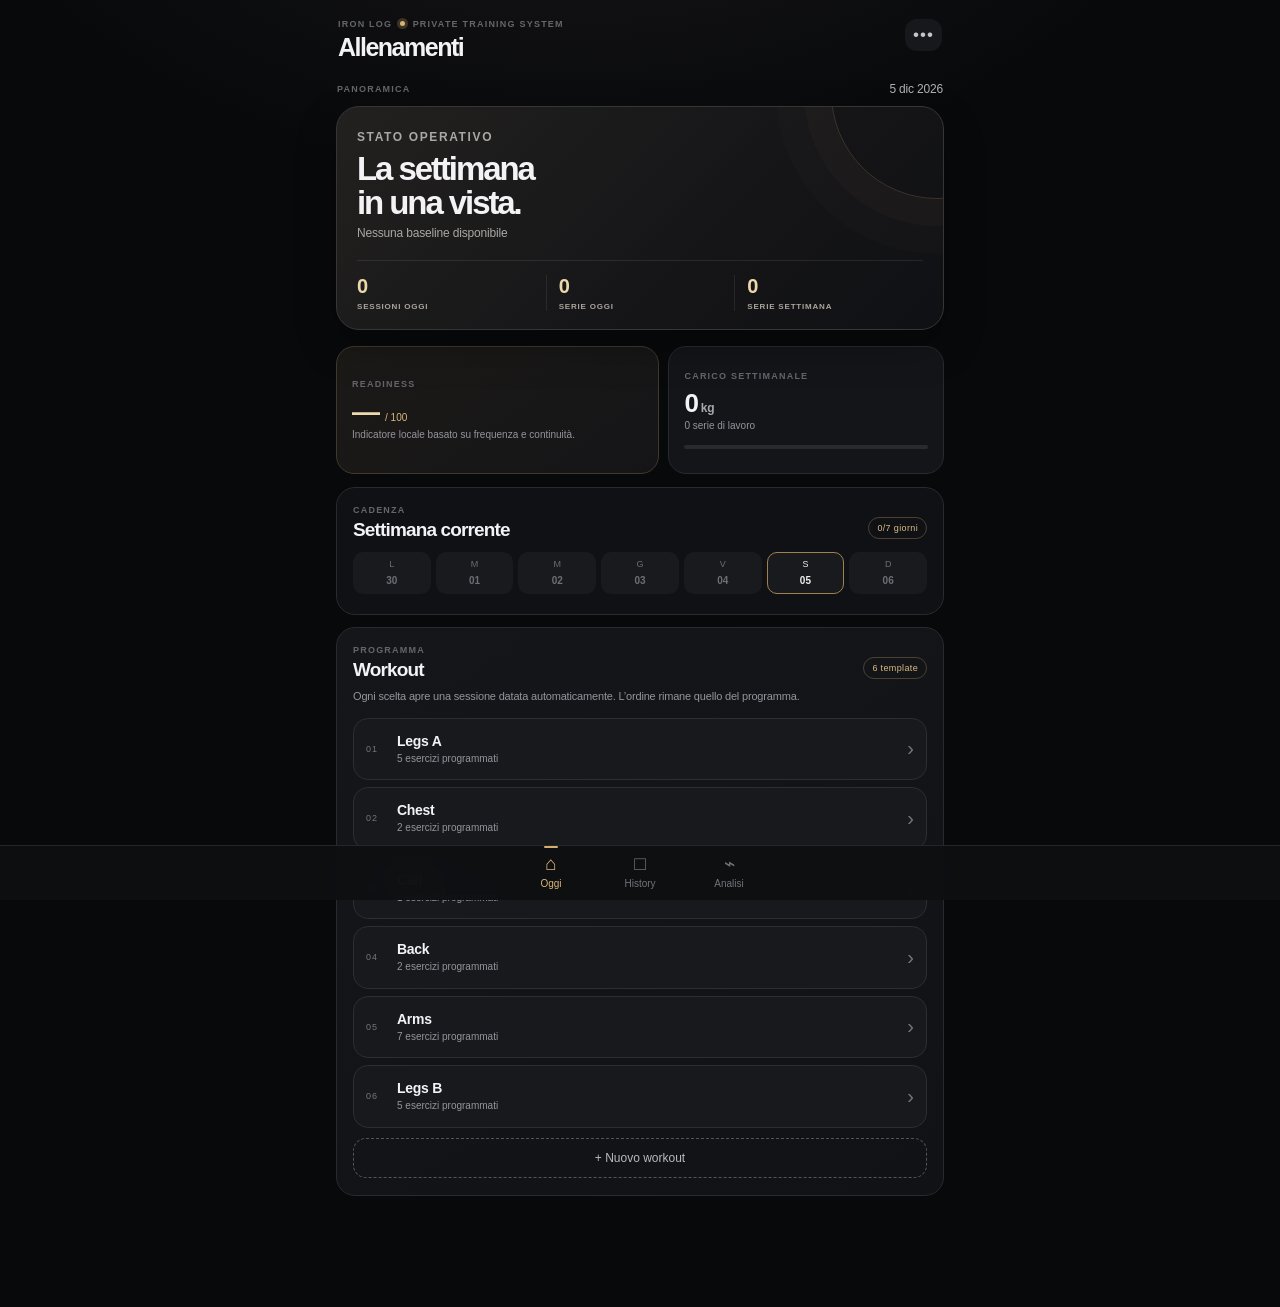
<file: index.html>
<!doctype html>
<html lang="it">
<head>
  <meta charset="utf-8">
  <meta name="viewport" content="width=device-width, initial-scale=1, viewport-fit=cover">
  <meta name="theme-color" content="#0b0b0d">
  <meta name="apple-mobile-web-app-capable" content="yes">
  <meta name="apple-mobile-web-app-status-bar-style" content="black-translucent">
  <link rel="manifest" href="manifest.webmanifest">
  <link rel="apple-touch-icon" href="icon.svg">
  <link rel="stylesheet" href="styles.css?v=17">
  <title>Iron Log</title>
</head>
<body>
  <main class="shell">
    <header class="topbar">
      <div><p class="kicker">IRON LOG <span class="live-dot"></span> PRIVATE TRAINING SYSTEM</p><h1 id="screenTitle">Allenamenti</h1></div>
      <button id="settingsButton" class="icon" aria-label="Impostazioni"><span>•••</span></button>
    </header>
    <section id="todayScreen" class="screen active"></section>
    <section id="historyScreen" class="screen"></section>
    <section id="analysisScreen" class="screen"></section>
  </main>
  <nav class="tabbar" aria-label="Navigazione">
    <button class="tab active" data-screen="todayScreen" onclick="activateScreen('today')"><i>⌂</i><span>Oggi</span></button>
    <button class="tab" data-screen="historyScreen" onclick="activateScreen('history')"><i>□</i><span>History</span></button>
    <button class="tab" data-screen="analysisScreen" onclick="activateScreen('analysis')"><i>⌁</i><span>Analisi</span></button>
  </nav>
  <dialog id="modal"><form id="modalForm" method="dialog"><header><h2 id="modalTitle"></h2><button type="button" id="closeModal" class="icon">×</button></header><div id="modalContent"></div><footer><button type="button" id="cancelModal" class="secondary">Annulla</button><button id="saveModal">Salva</button></footer></form></dialog>
  <div id="toast" role="status"></div>
  <script src="app.js?v=19"></script>
</body>
</html>
</file>
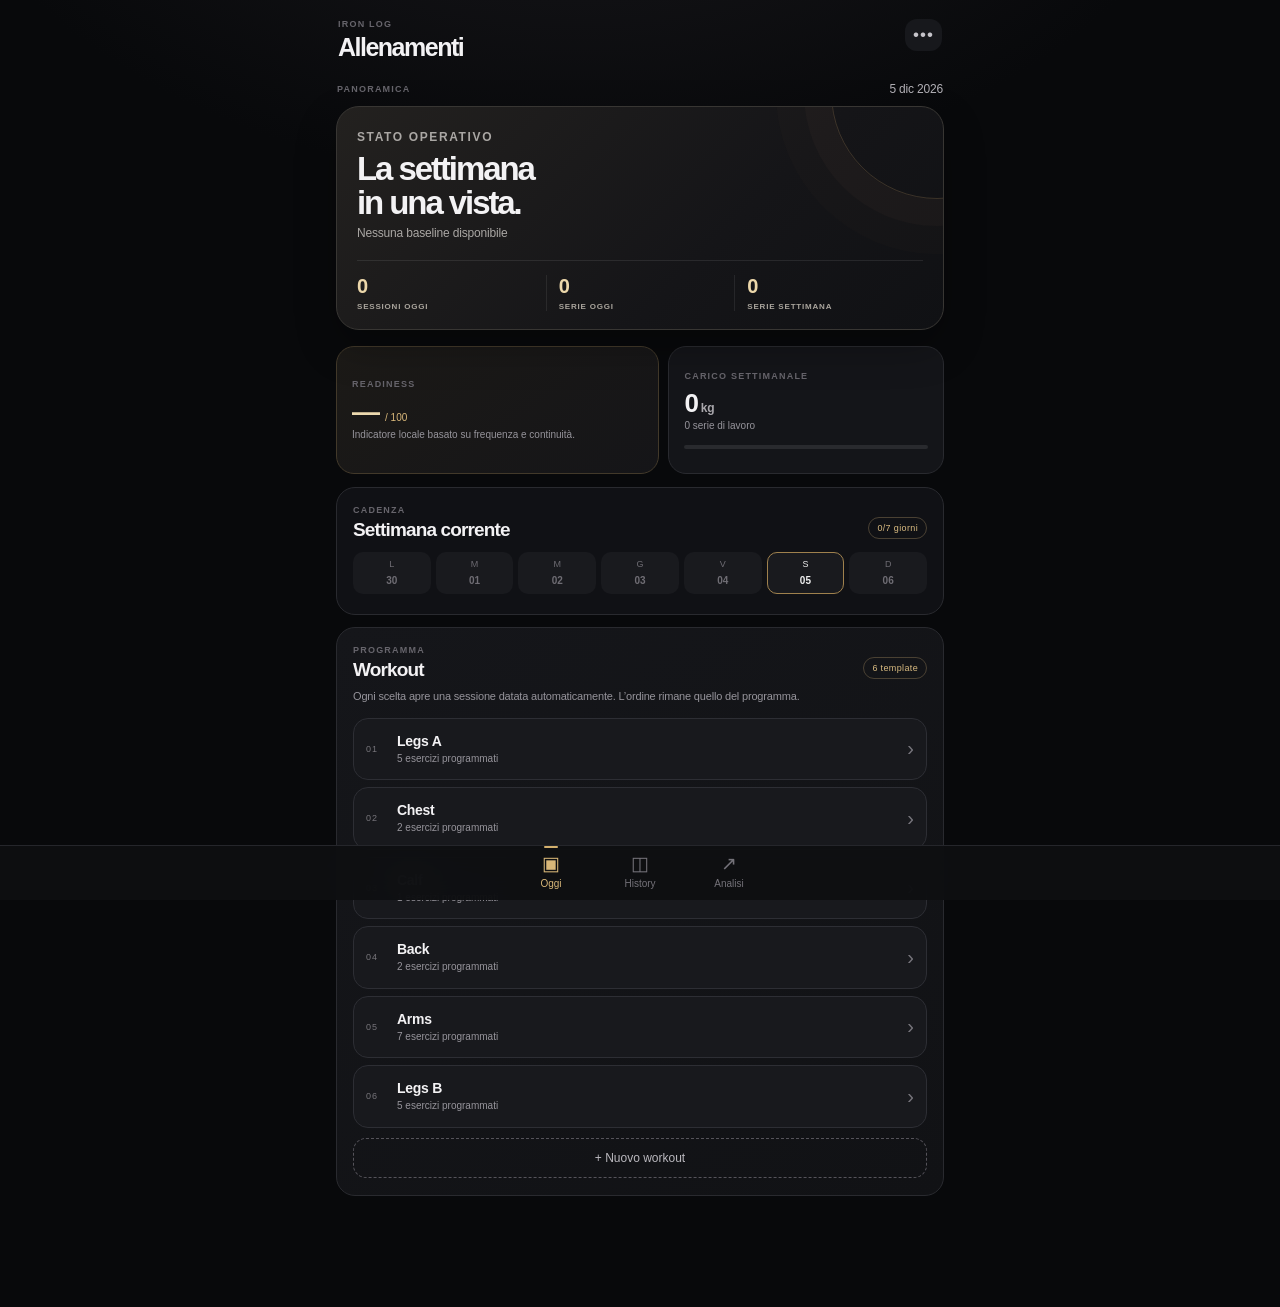
<file: refresh.html>
<!doctype html>
<html lang="it">
<head>
  <meta charset="utf-8">
  <meta name="viewport" content="width=device-width, initial-scale=1, viewport-fit=cover">
  <meta name="theme-color" content="#0b0b0d">
  <meta name="apple-mobile-web-app-capable" content="yes">
  <meta name="apple-mobile-web-app-status-bar-style" content="black-translucent">
  <link rel="manifest" href="manifest.webmanifest">
  <link rel="apple-touch-icon" href="icon.svg">
  <link rel="stylesheet" href="styles.css?v=13">
  <title>Iron Log · Refresh</title>
</head>
<body>
  <main class="shell">
    <header class="topbar">
      <div><p class="kicker">IRON LOG</p><h1 id="screenTitle">Allenamenti</h1></div>
      <button id="settingsButton" class="icon" aria-label="Impostazioni">•••</button>
    </header>
    <section id="todayScreen" class="screen active"></section>
    <section id="historyScreen" class="screen"></section>
    <section id="analysisScreen" class="screen"></section>
  </main>
  <nav class="tabbar" aria-label="Navigazione">
    <button class="tab active" data-screen="todayScreen"><i>▣</i><span>Oggi</span></button>
    <button class="tab" data-screen="historyScreen"><i>◫</i><span>History</span></button>
    <button class="tab" data-screen="analysisScreen"><i>↗</i><span>Analisi</span></button>
  </nav>
  <dialog id="modal"><form id="modalForm" method="dialog"><header><h2 id="modalTitle"></h2><button type="button" id="closeModal" class="icon">×</button></header><div id="modalContent"></div><footer><button type="button" id="cancelModal" class="secondary">Annulla</button><button id="saveModal">Salva</button></footer></form></dialog>
  <div id="toast" role="status"></div>
  <script src="app.js?v=13"></script>
</body>
</html>
</file>
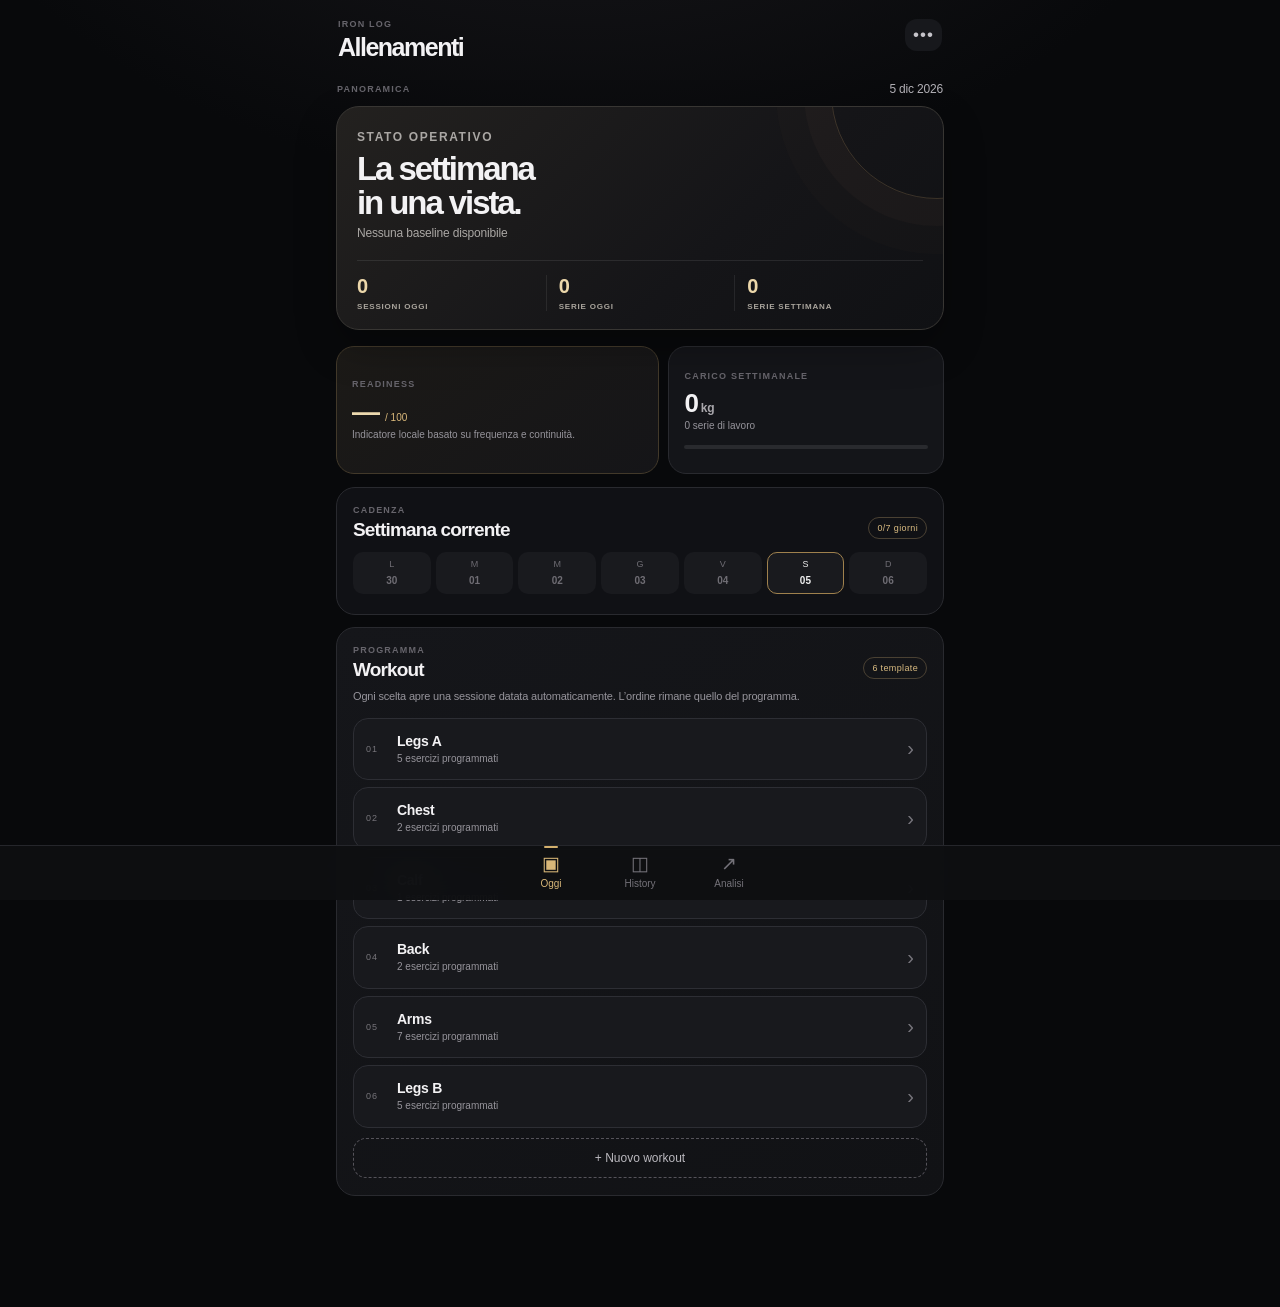
<file: refresh2.html>
<!doctype html>
<html lang="it">
<head>
  <meta charset="utf-8">
  <meta name="viewport" content="width=device-width, initial-scale=1, viewport-fit=cover">
  <meta name="theme-color" content="#0b0b0d">
  <meta name="apple-mobile-web-app-capable" content="yes">
  <meta name="apple-mobile-web-app-status-bar-style" content="black-translucent">
  <link rel="manifest" href="manifest.webmanifest">
  <link rel="apple-touch-icon" href="icon.svg">
  <link rel="stylesheet" href="styles.css?v=17">
  <title>Iron Log · Navigation Repair</title>
</head>
<body>
  <main class="shell">
    <header class="topbar">
      <div><p class="kicker">IRON LOG</p><h1 id="screenTitle">Allenamenti</h1></div>
      <button id="settingsButton" class="icon" aria-label="Impostazioni">•••</button>
    </header>
    <section id="todayScreen" class="screen active"></section>
    <section id="historyScreen" class="screen"></section>
    <section id="analysisScreen" class="screen"></section>
  </main>
  <nav class="tabbar" aria-label="Navigazione">
    <button class="tab active" data-screen="todayScreen" onclick="activateScreen('today')"><i>▣</i><span>Oggi</span></button>
    <button class="tab" data-screen="historyScreen" onclick="activateScreen('history')"><i>◫</i><span>History</span></button>
    <button class="tab" data-screen="analysisScreen" onclick="activateScreen('analysis')"><i>↗</i><span>Analisi</span></button>
  </nav>
  <dialog id="modal"><form id="modalForm" method="dialog"><header><h2 id="modalTitle"></h2><button type="button" id="closeModal" class="icon">×</button></header><div id="modalContent"></div><footer><button type="button" id="cancelModal" class="secondary">Annulla</button><button id="saveModal">Salva</button></footer></form></dialog>
  <div id="toast" role="status"></div>
  <script src="app.js?v=19"></script>
</body>
</html>
</file>
<file: styles.css>
:root{color-scheme:dark;--ink:#f3f2f4;--muted:#96949b;--quiet:#67656c;--bg:#08090b;--surface:#121316;--surface2:#191a1e;--line:#292a2f;--gold:#d5b46f;--red:#df8c87}*{box-sizing:border-box}html{background:var(--bg)}body{margin:0;background:radial-gradient(850px 560px at 45% -250px,#292424 0%,#111114 40%,var(--bg) 78%);color:var(--ink);font:15px -apple-system,BlinkMacSystemFont,"SF Pro Display","Helvetica Neue",sans-serif;letter-spacing:-.012em}button,input,textarea{font:inherit}button{border:0;cursor:pointer;-webkit-tap-highlight-color:transparent}.shell{min-height:100vh;max-width:640px;margin:auto;padding:calc(env(safe-area-inset-top) + 17px) 16px calc(env(safe-area-inset-bottom) + 99px)}.topbar{display:flex;align-items:flex-start;justify-content:space-between;padding:2px 2px 19px}.kicker,.section-label{margin:0;color:var(--quiet);font-size:9px;letter-spacing:.135em;font-weight:750;text-transform:uppercase}.live-dot{display:inline-block;width:5px;height:5px;border-radius:50%;margin:0 4px 1px;background:var(--gold);box-shadow:0 0 0 3px #3c3325}.topbar h1{margin:6px 0 0;font-size:25px;line-height:1;letter-spacing:-.06em;font-weight:700}.icon{display:grid;place-items:center;width:37px;height:32px;border-radius:12px;background:#17181c;color:#c6c4ca;font-size:17px;letter-spacing:1px}.screen{display:none;animation:in .22s ease}.screen.active{display:block}@keyframes in{from{opacity:.35;transform:translateY(5px)}to{opacity:1;transform:none}}.eyebrow{display:flex;align-items:center;justify-content:space-between;margin:3px 1px 10px}.eyebrow .date{color:#b3b1b7;font-size:12px}.hero{position:relative;overflow:hidden;margin:0 0 16px;padding:22px 20px 18px;border:1px solid #383633;border-radius:23px;background:linear-gradient(135deg,#23211f 0%,#151518 62%,#101114 100%);box-shadow:0 17px 40px #0004}.hero:after{content:"";position:absolute;width:210px;height:210px;right:-100px;top:-120px;border:1px solid #78634466;border-radius:50%;box-shadow:0 0 0 27px #806c4b0d,0 0 0 55px #806c4b08}.hero>*{position:relative;z-index:1}.hero h2{max-width:320px;margin:7px 0 5px;font-size:33px;letter-spacing:-.063em;line-height:1.03}.hero p{margin:0;color:#aaa7a4;line-height:1.35;font-size:12px}.hero-grid{display:grid;grid-template-columns:repeat(3,1fr);gap:0;margin-top:19px;padding-top:14px;border-top:1px solid #ffffff16}.hero-grid>div{padding-left:12px;border-left:1px solid #ffffff14}.hero-grid>div:first-child{padding-left:0;border:0}.hero-grid b{display:block;color:#ecd7aa;font-size:20px;letter-spacing:-.05em}.hero-grid span{display:block;margin-top:4px;color:#aaa59d;font-size:8px;font-weight:700;letter-spacing:.1em;text-transform:uppercase}.section{margin:0 0 12px;padding:17px 16px;border:1px solid var(--line);border-radius:19px;background:linear-gradient(145deg,#15161a,#111215)}.section.soft{background:#101115}.section-head{display:flex;align-items:flex-end;justify-content:space-between;gap:10px;margin-bottom:13px}.section-head h2{margin:5px 0 0;font-size:19px;letter-spacing:-.045em;line-height:1}.section-action{padding:5px 0;background:transparent;color:#d7b777;font-size:11px;font-weight:650}.pill{border:1px solid #4a4133;border-radius:99px;padding:5px 8px;color:#d9bb80;font-size:9px;letter-spacing:.04em;white-space:nowrap}.overview-grid{display:grid;grid-template-columns:1.08fr .92fr;gap:9px;margin-bottom:13px}.signal-card,.load-card{min-height:128px;padding:15px;border-radius:18px;border:1px solid var(--line);background:#141519;text-align:left;color:var(--ink)}.signal-card{background:linear-gradient(145deg,#1c1a17,#151518);border-color:#42392a}.signal-card .signal{display:flex;align-items:end;gap:7px;margin:12px 0 5px}.signal-card b{font-size:28px;letter-spacing:-.07em;line-height:.8;color:#ecd9ae}.signal-card small,.load-card small{display:block;color:var(--muted);font-size:10px;line-height:1.35}.signal-card em{font-style:normal;color:#d8b77a;font-size:10px}.load-card b{display:block;margin:12px 0 5px;font-size:26px;letter-spacing:-.06em;line-height:.8}.load-card b span{font-size:12px;color:#aaa8ad;letter-spacing:0}.micro-bar{height:4px;margin-top:13px;overflow:hidden;border-radius:99px;background:#292a2e}.micro-bar i{display:block;height:100%;border-radius:inherit;background:linear-gradient(90deg,#96733f,#dfc58e)}.week-strip{display:grid;grid-template-columns:repeat(7,1fr);gap:5px;margin:12px 0 3px}.week-day{display:grid;place-items:center;gap:4px;min-height:42px;padding-top:5px;border-radius:10px;background:#191a1e;color:#6f6d74;font-size:9px}.week-day b{font-size:10px;font-weight:600}.week-day.done{background:#26231e;color:#e3c88f}.week-day.today{outline:1px solid #9f814d;outline-offset:-1px;color:#eee}.week-day .dot{width:4px;height:4px;border-radius:50%;background:#d3ae6b}.section-note{margin:-3px 0 13px;color:var(--muted);font-size:11px;line-height:1.4}.day-list,.exercise-list{display:grid;gap:7px}.day-card,.exercise-row{display:flex;width:100%;align-items:center;gap:11px;padding:14px 12px;border:1px solid #2d2e34;border-radius:15px;background:#18191d;color:var(--ink);text-align:left;transition:transform .15s,border-color .15s}.day-card:active,.exercise-row:active{transform:scale(.985)}.day-card.active{border-color:#75613e;background:#1f1d19}.day-card .ordinal,.exercise-row .number{width:20px;color:#77757b;font-size:9px;letter-spacing:.11em}.day-card strong,.exercise-row strong{display:block;font-size:14px;font-weight:640;letter-spacing:-.02em}.day-card small,.exercise-row small{display:block;margin-top:4px;color:var(--muted);font-size:10px;line-height:1.25}.day-card i,.exercise-row i,.route-row i{margin-left:auto;color:#77757c;font-size:20px;font-style:normal}.day-card>span:nth-child(2),.exercise-row .body{flex:1;min-width:0}.day-card small,.exercise-row .body strong,.exercise-row .body small{white-space:nowrap;overflow:hidden;text-overflow:ellipsis}.exercise-row.done{border-color:#5d4e36;background:#1c1a18}.exercise-row .quality{margin-top:5px;color:#c9a869;font-size:8px;letter-spacing:.08em;text-transform:uppercase}.exercise-row b{padding:5px 6px;border-radius:7px;background:#302719;color:#e6c682;font-size:9px;white-space:nowrap}.outline{width:100%;margin-top:10px;padding:12px;border:1px dashed #55535a;border-radius:13px;background:transparent;color:#bbb9bf;font-size:12px}.primary,#saveModal{width:100%;margin-top:13px;padding:13px 15px;border-radius:13px;background:#f0eff1;color:#101114;font-weight:700}.back{margin:2px 0 14px;padding:0;background:transparent;color:#d2b477;font-size:12px;font-weight:650}.session-head{padding:19px 18px 16px;border:1px solid #3a3937;border-radius:21px;background:linear-gradient(145deg,#202022,#141519)}.session-head h2{margin:7px 0 0;font-size:30px;letter-spacing:-.063em}.session-meta{display:flex;justify-content:space-between;align-items:center;margin-top:17px;color:#aaa8ad;font-size:11px}.date-input{width:130px;border:1px solid #34353a;border-radius:8px;background:#1c1d21;color:#eee;padding:7px;font-size:11px}.progress-track{height:4px;margin-top:14px;overflow:hidden;border-radius:99px;background:#33343a}.progress-track span{display:block;height:100%;border-radius:inherit;background:linear-gradient(90deg,#a67f46,#e2c488)}.session-actions{display:flex;gap:7px;margin-top:13px}.session-actions button{flex:1;padding:10px 7px;border-radius:10px;background:#2a2a2f;color:#e8e6e9;font-size:11px}.session-actions .complete{background:#e8e7e8;color:#111215}.decision{display:flex;align-items:center;gap:10px;margin:11px 0;padding:12px 3px}.decision span{color:#77757b;font-size:9px;letter-spacing:.1em;text-transform:uppercase}.decision strong{flex:1;font-size:11px;font-weight:550;color:#d6b981}.decision button{background:transparent;color:#c8aa76;font-size:11px;font-weight:650}.brief-grid{display:grid;grid-template-columns:repeat(3,1fr);gap:6px;margin:12px 0}.brief-stat{padding:10px 8px;border-radius:11px;background:#202126}.brief-stat span{display:block;color:#8d8a92;font-size:8px;letter-spacing:.08em;text-transform:uppercase}.brief-stat b{display:block;margin-top:5px;font-size:14px;letter-spacing:-.04em}.note{color:#b2b0b5;font-size:12px;line-height:1.5}.metric-grid{display:grid;grid-template-columns:repeat(2,1fr);gap:8px;margin:13px 0}.metric{padding:13px;border-radius:13px;background:#202126}.metric span{display:block;color:#99979e;font-size:9px;text-transform:uppercase;letter-spacing:.08em}.metric b{display:block;margin-top:6px;font-size:21px;letter-spacing:-.055em}.metric small{display:block;margin-top:5px;color:#c7aa77;font-size:9px}.set-list{margin-top:11px}.set-row{display:flex;justify-content:space-between;align-items:center;padding:11px 0;border-top:1px solid var(--line);font-size:12px}.set-row:first-child{border-top:0}.set-row .warm{color:#cbb080;font-size:9px}.delete{background:transparent;color:var(--red);font-size:18px}.set-summary{display:flex;gap:8px;margin:12px 0}.set-summary>span{flex:1;padding:9px;border-radius:10px;background:#202126;color:#a8a6ac;font-size:10px}.set-summary b{display:block;margin-top:3px;color:#eee;font-size:13px}.chart-wrap{position:relative;padding-top:4px}.chart{width:100%;height:150px;overflow:visible}.chart text{fill:#7f7d84;font-size:10px}.chart path{stroke:#d1ae6b;stroke-width:2.4;fill:none;stroke-linecap:round;stroke-linejoin:round}.chart circle{fill:#f3d49a;stroke:#1b1a18;stroke-width:1.1}.bar{fill:#c3a064}.chart-guide{display:flex;justify-content:space-between;color:#77757c;font-size:9px}.analysis-total{font-size:42px;letter-spacing:-.075em;font-weight:700;margin:8px 0 1px}.analysis-total small{font-size:13px;color:#aaa9af;letter-spacing:0}.analysis-brief{display:grid;grid-template-columns:1fr 1fr;gap:8px;margin-bottom:12px}.insight{padding:13px;border:1px solid #313238;border-radius:14px;background:#18191d}.insight.wide{grid-column:span 2}.insight span{display:block;color:#88858c;font-size:9px;letter-spacing:.08em;text-transform:uppercase}.insight b{display:block;margin-top:7px;font-size:18px;letter-spacing:-.05em}.insight p{margin:5px 0 0;color:#aaa7ae;font-size:10px;line-height:1.35}.table-head,.table-row{display:grid;grid-template-columns:minmax(0,1fr) 62px 59px;gap:8px;align-items:center}.table-head{padding:8px 3px;color:#77757b;font-size:8px;text-transform:uppercase;letter-spacing:.08em}.table-head span:nth-child(n+2),.table-row b,.table-row em{text-align:right}.table-row{width:100%;padding:12px 3px;border-top:1px solid var(--line);background:transparent;color:var(--ink);text-align:left}.table-row strong,.table-row small{display:block;white-space:nowrap;overflow:hidden;text-overflow:ellipsis}.table-row strong{font-size:12px}.table-row small{margin-top:3px;color:#929197;font-size:9px}.table-row b{font-size:11px}.table-row em{font-style:normal;font-size:9px}.up{color:#d8b779}.down{color:var(--red)}.flat{color:#98979c}.route-row{display:flex;width:100%;align-items:center;gap:10px;padding:12px 2px;border-top:1px solid var(--line);background:transparent;color:var(--ink);text-align:left}.route-row span{flex:1}.route-row strong,.route-row small{display:block}.route-row strong{font-size:12px}.route-row small{margin-top:4px;color:#a19fa5;font-size:10px;line-height:1.35}.calendar-head{display:flex;align-items:center;justify-content:space-between}.calendar-head h2{margin:5px 0 0;font-size:19px;text-transform:capitalize;letter-spacing:-.04em}.month{width:34px;height:34px;border-radius:11px;background:#232429;color:#eee;font-size:21px}.weekdays,.calendar{display:grid;grid-template-columns:repeat(7,1fr);gap:4px;text-align:center}.weekdays{margin-top:16px;color:#6e6c73;font-size:9px}.calendar{margin-top:8px}.calendar button,.calendar .blank{min-height:42px;border-radius:10px}.calendar button{position:relative;background:#1b1c20;color:#d9d7dc;font-size:11px}.calendar button small{display:block;color:#d8d4cf;font-size:8px}.calendar button.trained{background:linear-gradient(145deg,#9f804b,#6c5534);color:#fff}.calendar button.today{outline:1px solid #d5b46f;outline-offset:2px}.calendar button.trained:after{content:"";position:absolute;bottom:5px;left:50%;width:3px;height:3px;border-radius:50%;background:#fff;transform:translateX(-50%)}.history-row{display:flex;width:100%;align-items:center;gap:10px;padding:12px 2px;border-top:1px solid var(--line);background:transparent;color:var(--ink);text-align:left}.history-row span{flex:1}.history-row strong,.history-row small{display:block}.history-row strong{font-size:12px}.history-row small{margin-top:4px;color:#9c9ba1;font-size:10px;white-space:nowrap;overflow:hidden;text-overflow:ellipsis}.history-row b{display:grid;place-items:center;min-width:26px;height:26px;border-radius:50%;background:#302719;color:#d8bc87;font-size:10px}.tabbar{z-index:50;position:fixed;bottom:0;left:0;right:0;display:flex;justify-content:center;gap:22px;padding:9px max(22px,env(safe-area-inset-right)) calc(10px + env(safe-area-inset-bottom)) max(22px,env(safe-area-inset-left));background:#0e0f12ef;backdrop-filter:blur(20px);border-top:1px solid #25262b}.tab{position:relative;z-index:51;display:grid;gap:3px;justify-items:center;min-width:67px;background:transparent;color:#747279}.tab i{height:19px;font-size:19px;font-style:normal;line-height:16px}.tab span{font-size:10px}.tab.active{color:#d8b778}.tab.active:after{content:"";position:absolute;top:-9px;width:14px;height:2px;border-radius:2px;background:#d3b06d}dialog{width:min(540px,calc(100% - 26px));border:1px solid #393a40;border-radius:20px;padding:0;background:#18191e;color:#f5f5f7;box-shadow:0 20px 70px #0009}dialog::backdrop{background:#000a;backdrop-filter:blur(3px)}dialog form{padding:18px}dialog header,dialog footer{display:flex;align-items:center;justify-content:space-between}dialog h2{margin:0;font-size:20px;letter-spacing:-.04em}dialog footer{gap:8px;margin-top:18px}.secondary{padding:12px 14px;border-radius:12px;background:#2a2b30;color:#eee}label{display:grid;gap:6px;margin-top:13px;color:#aaa9af;font-size:11px}input,textarea{width:100%;border:1px solid #414148;border-radius:10px;background:#101114;color:#f4f3f5;padding:11px}textarea{min-height:90px;resize:vertical}.inline{display:grid;grid-template-columns:1fr 1fr;gap:10px}.checkbox{display:flex;align-items:center;gap:7px}.checkbox input{width:auto}#toast{position:fixed;z-index:60;left:50%;bottom:86px;transform:translate(-50%,20px);opacity:0;background:#eeecea;color:#171719;border-radius:11px;padding:10px 14px;font-size:12px;font-weight:700;transition:.2s;pointer-events:none;white-space:nowrap}#toast.show{transform:translate(-50%,0);opacity:1}@media(max-width:390px){.shell{padding-left:13px;padding-right:13px}.tabbar{gap:8px}.tab{min-width:65px}.hero h2{font-size:30px}}
</file>
